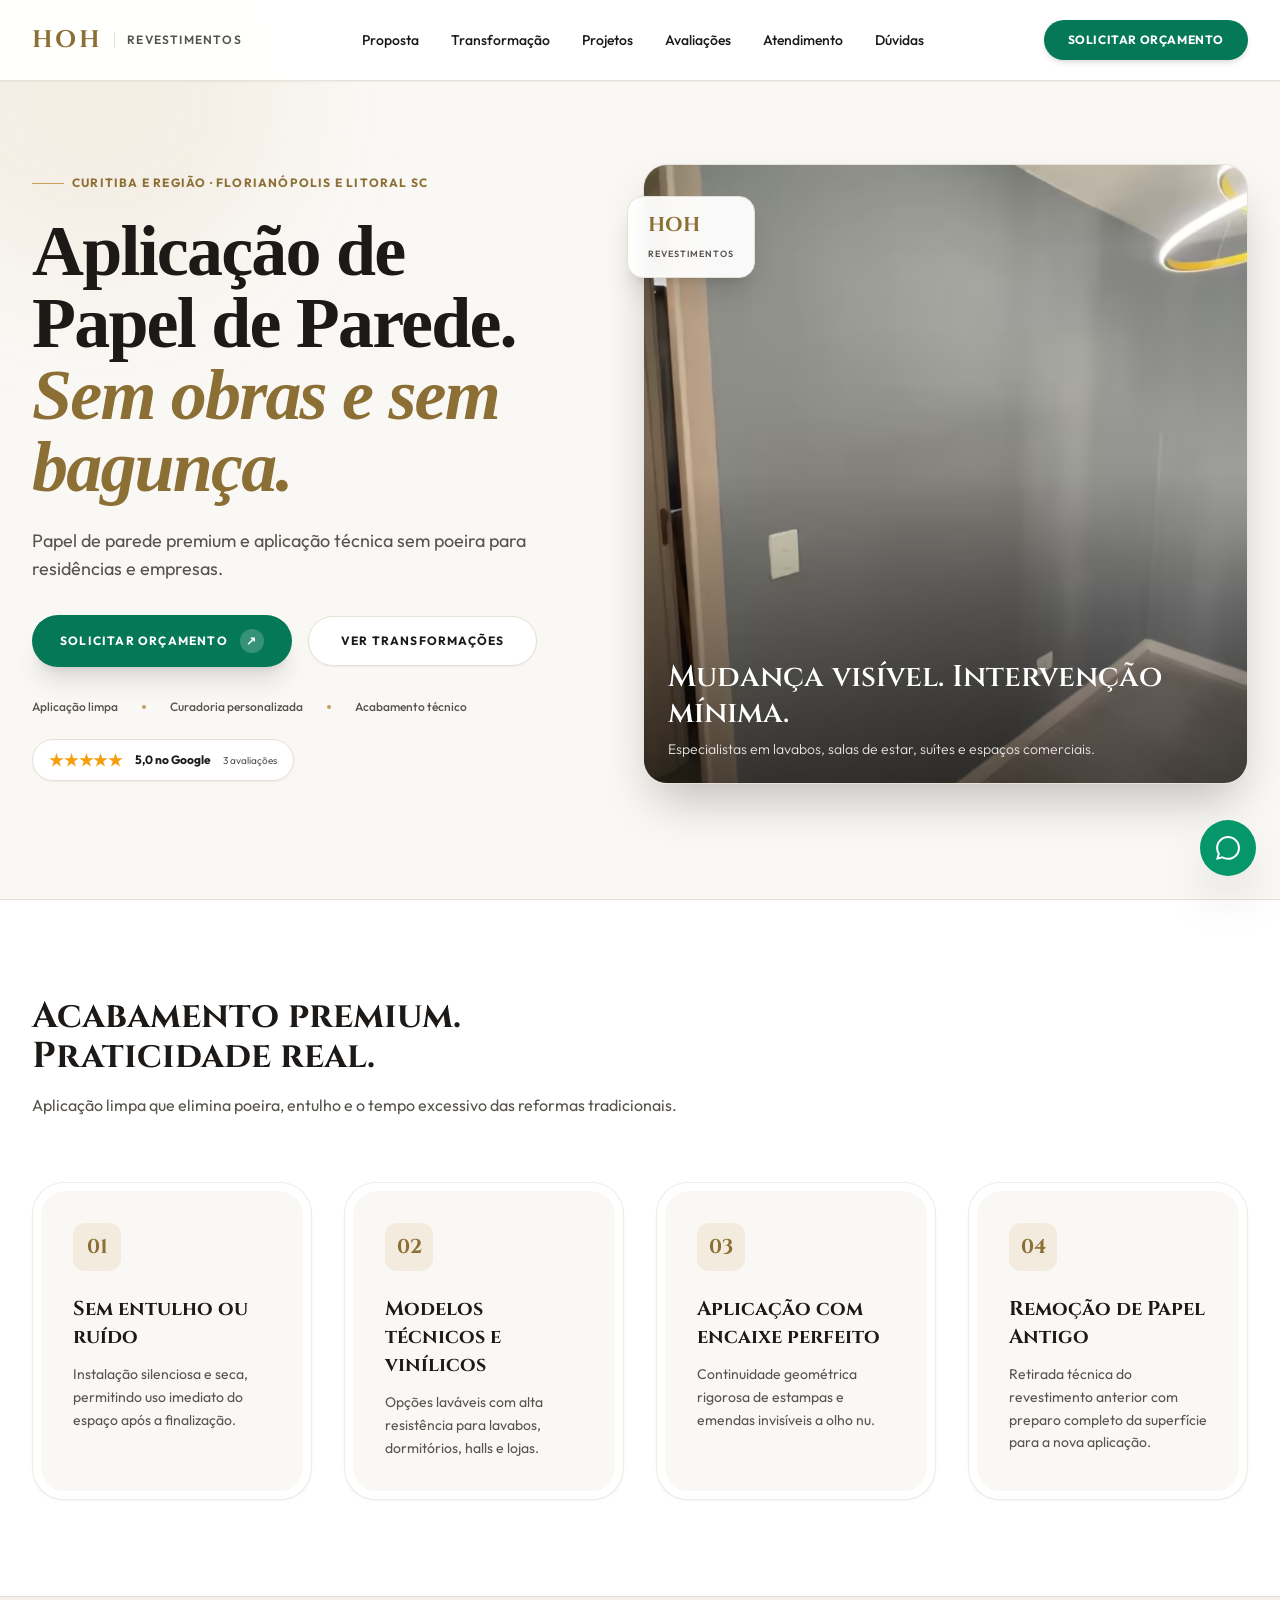
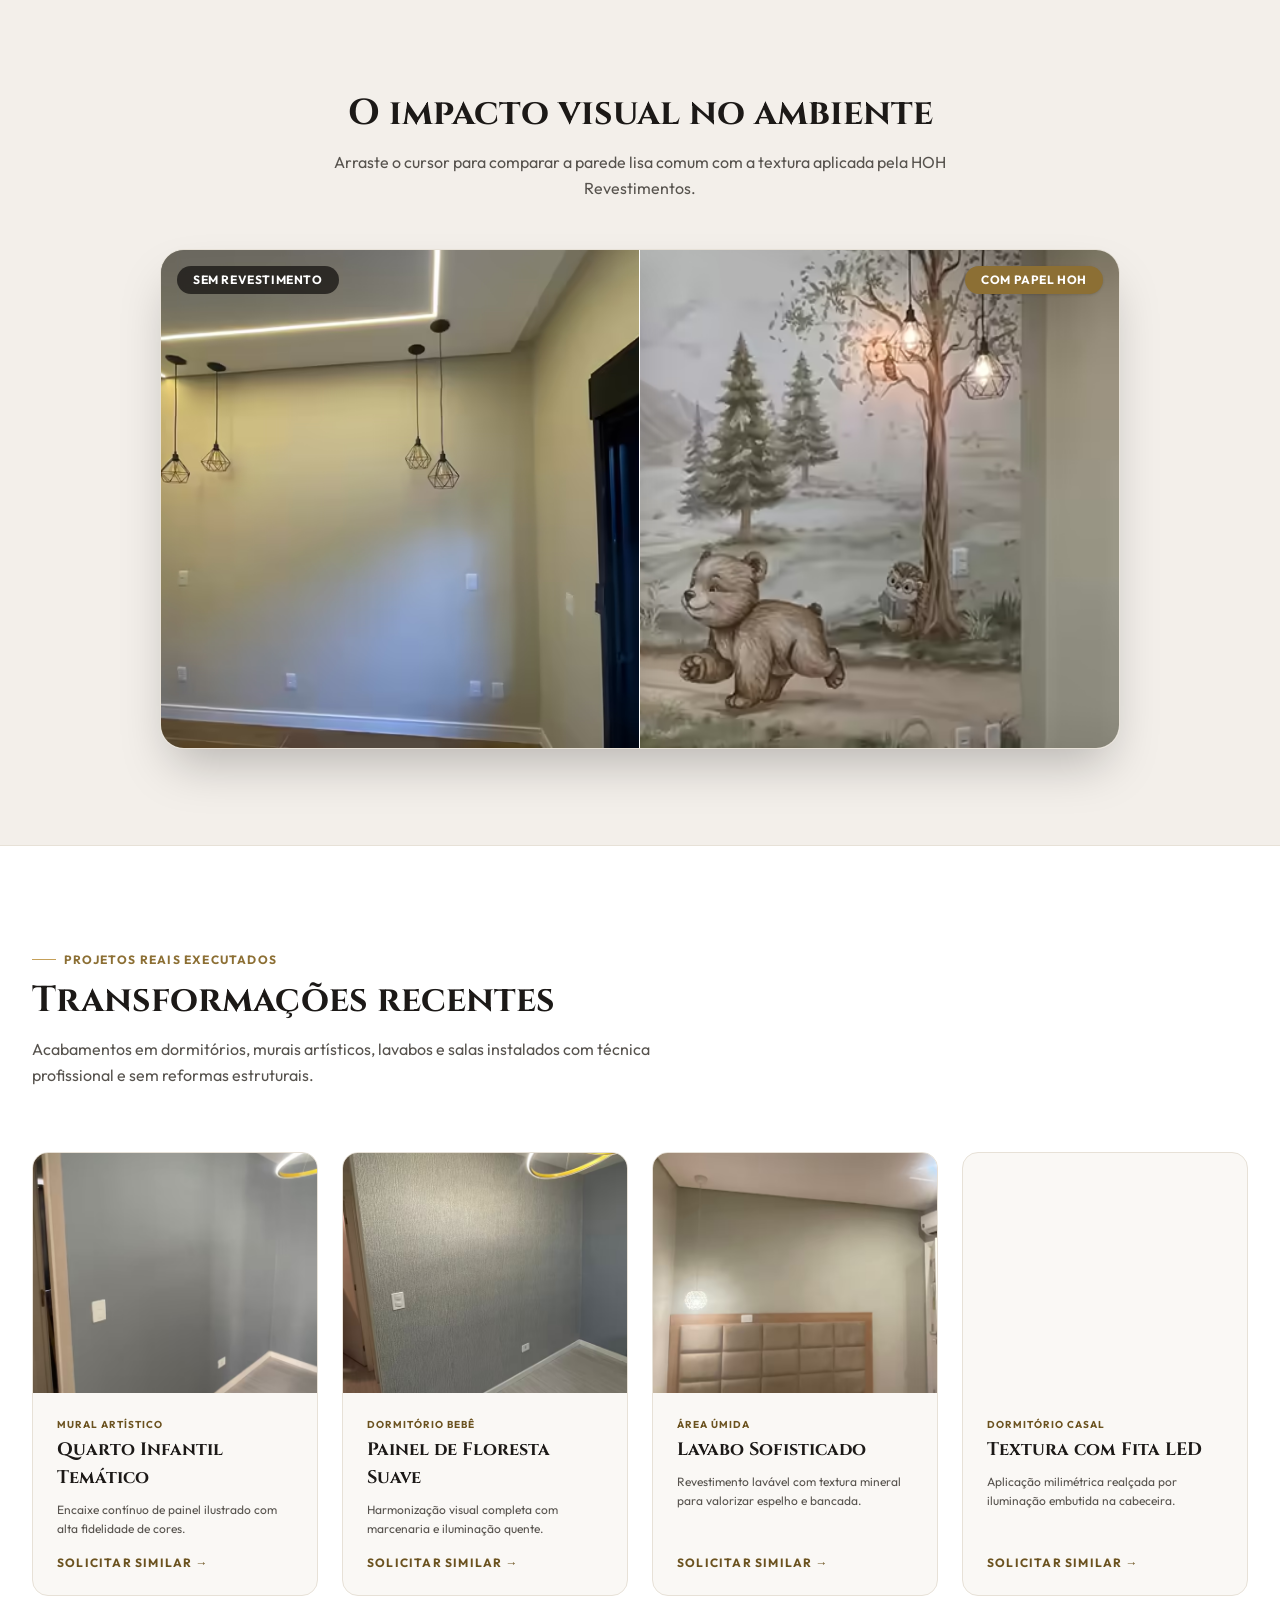
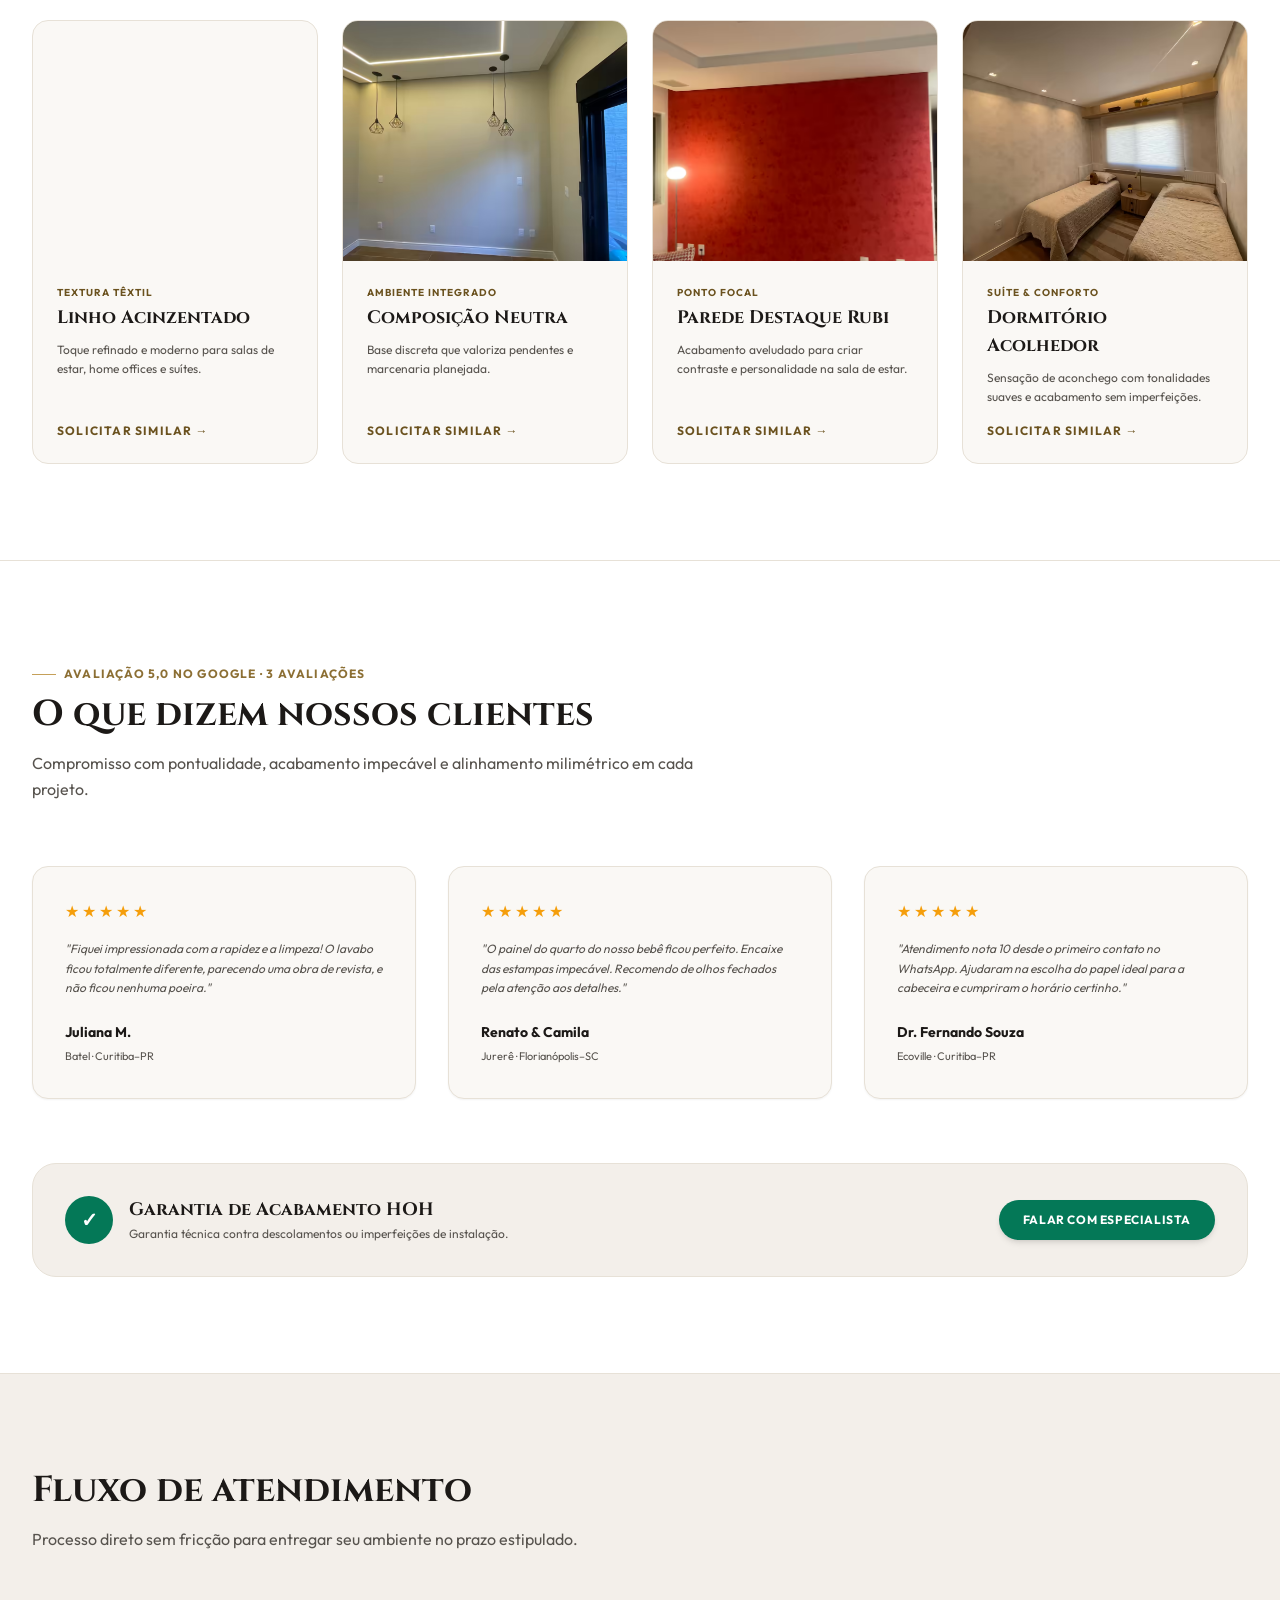
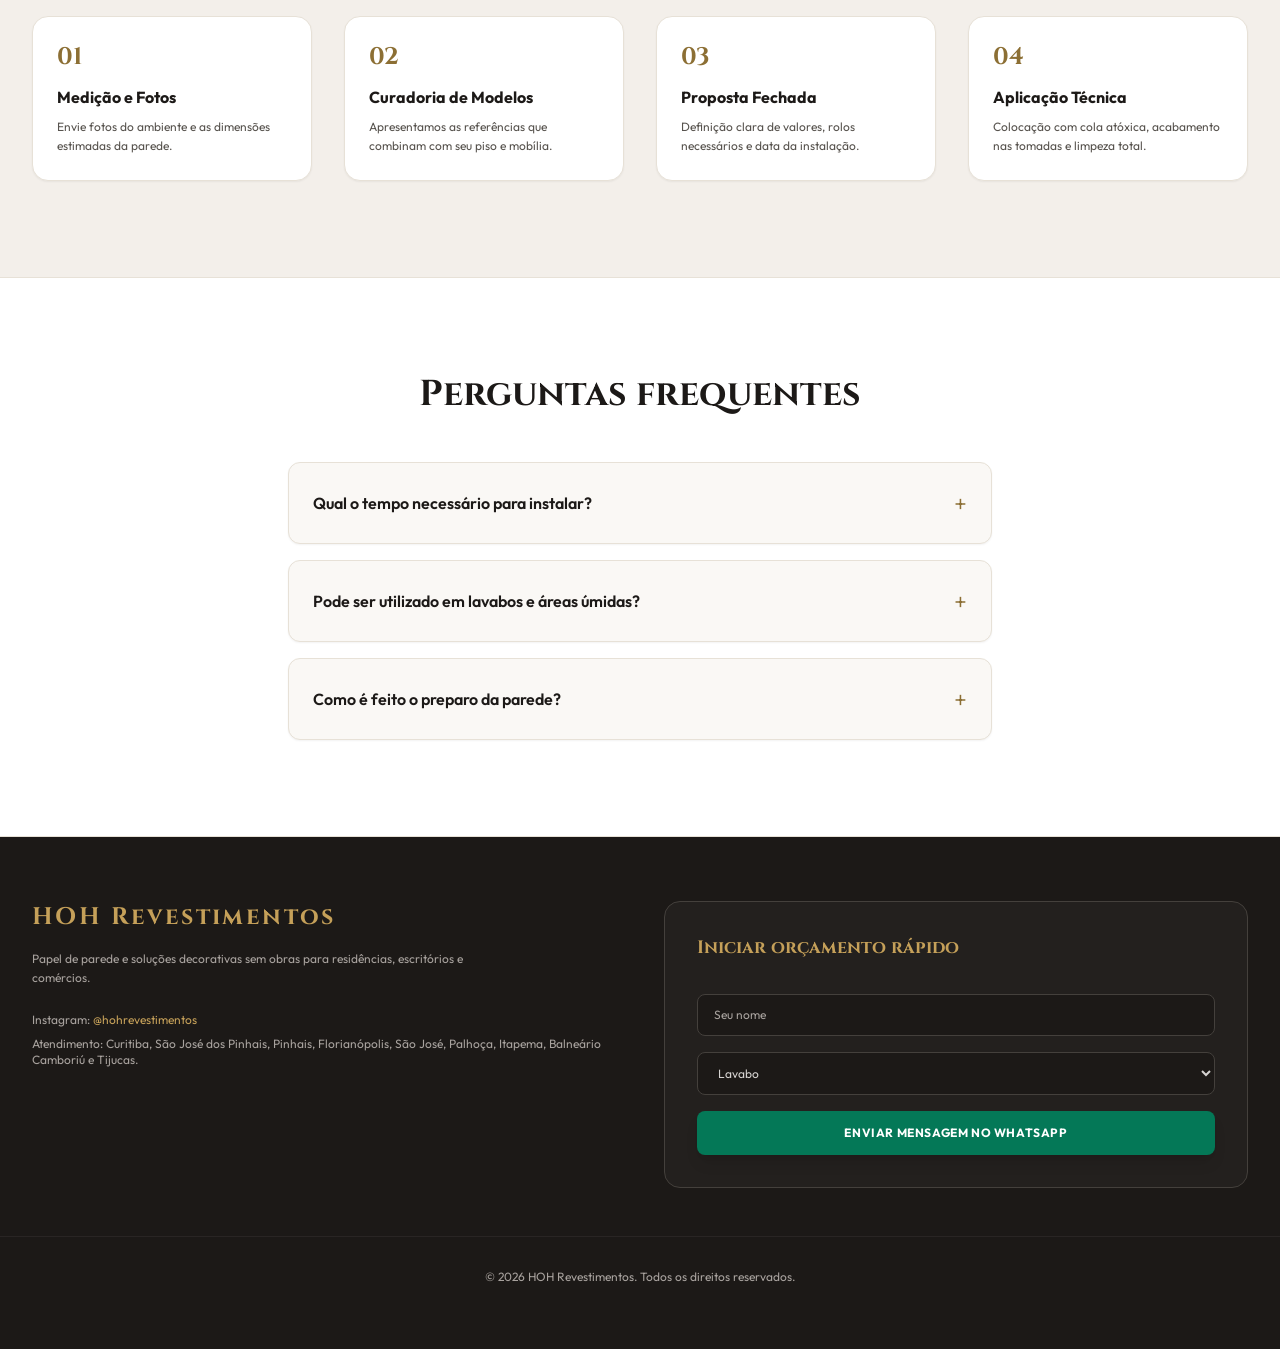
<file: index.html>
<!DOCTYPE html>
<html lang="pt-BR" class="scroll-smooth">
<head>
  <script>
    window.dataLayer = window.dataLayer || [];
    function gtag(){dataLayer.push(arguments);}
    gtag('js', new Date());

    !function(f,b,e,v,n,t,s)
    {if(f.fbq)return;n=f.fbq=function(){n.callMethod?
    n.callMethod.apply(n,arguments):n.queue.push(arguments)};
    if(!f._fbq)f._fbq=n;n.push=n;n.loaded=!0;n.version='2.0';
    n.queue=[];}(window, document);
    fbq('init', '28644999595117812');

    function loadTrackingScripts() {
      if (window.trackingScriptsLoaded) return;
      window.trackingScriptsLoaded = true;

      const gtagScript = document.createElement('script');
      gtagScript.src = 'https://www.googletagmanager.com/gtag/js?id=G-N26ZE3RGWF';
      gtagScript.async = true;
      document.head.appendChild(gtagScript);
      gtag('config', 'G-N26ZE3RGWF');

      const fbScript = document.createElement('script');
      fbScript.src = 'https://connect.facebook.net/en_US/fbevents.js';
      fbScript.async = true;
      document.head.appendChild(fbScript);
      fbq('track', 'PageView');
    }

    ['pointerdown', 'keydown', 'scroll'].forEach(event => {
      window.addEventListener(event, loadTrackingScripts, { once: true, passive: true, capture: true });
    });
  </script>
  <link rel="dns-prefetch" href="https://www.googletagmanager.com">
  <link rel="dns-prefetch" href="https://connect.facebook.net">
  <meta charset="UTF-8">
  <meta name="viewport" content="width=device-width, initial-scale=1.0">
  <title>Venda e Aplicação de Papel de Parede | Curitiba, Florianópolis e Litoral SC</title>
  <link rel="icon" href="assets/images/favicon.svg" type="image/svg+xml">
  <meta name="description" content="Venda, aplicação e remoção de papel de parede em Curitiba, Florianópolis, Balneário Camboriú e Itapema. Atendimento 24h sem obras e sem bagunça!">
  <link rel="canonical" href="https://www.hohrevestimentos.com.br/">

  <meta property="og:type" content="website">
  <meta property="og:title" content="Venda e Aplicação de Papel de Parede | Curitiba, Florianópolis e Litoral SC">
  <meta property="og:description" content="Loja e empresa de instalação de papel de parede vinílico em Curitiba, Florianópolis, Balneário Camboriú e Itapema. Avaliação 5.0 no Google.">
  <meta property="og:url" content="https://www.hohrevestimentos.com.br/">
  <meta property="og:image" content="https://www.hohrevestimentos.com.br/assets/images/projects/mural-infantil.avif">

  <link rel="preload" href="assets/fonts/outfit-latin.woff2" as="font" type="font/woff2" crossorigin>
  <link rel="preload" href="assets/fonts/cinzel-latin.woff2" as="font" type="font/woff2" crossorigin>
  <style>
@font-face{font-family:Cinzel;font-style:normal;font-weight:500 700;font-display:optional;src:url(assets/fonts/cinzel-latin.woff2) format("woff2");unicode-range:u+00??,u+0131,u+0152-0153,u+02bb-02bc,u+02c6,u+02da,u+02dc,u+0304,u+0308,u+0329,u+2000-206f,u+20ac,u+2122,u+2191,u+2193,u+2212,u+2215,u+feff,u+fffd}@font-face{font-family:Outfit;font-style:normal;font-weight:300 700;font-display:swap;src:url(assets/fonts/outfit-latin.woff2) format("woff2");unicode-range:u+00??,u+0131,u+0152-0153,u+02bb-02bc,u+02c6,u+02da,u+02dc,u+0304,u+0308,u+0329,u+2000-206f,u+20ac,u+2122,u+2191,u+2193,u+2212,u+2215,u+feff,u+fffd}*,:after,:before{--tw-border-spacing-x:0;--tw-border-spacing-y:0;--tw-translate-x:0;--tw-translate-y:0;--tw-rotate:0;--tw-skew-x:0;--tw-skew-y:0;--tw-scale-x:1;--tw-scale-y:1;--tw-pan-x: ;--tw-pan-y: ;--tw-pinch-zoom: ;--tw-scroll-snap-strictness:proximity;--tw-gradient-from-position: ;--tw-gradient-via-position: ;--tw-gradient-to-position: ;--tw-ordinal: ;--tw-slashed-zero: ;--tw-numeric-figure: ;--tw-numeric-spacing: ;--tw-numeric-fraction: ;--tw-ring-inset: ;--tw-ring-offset-width:0px;--tw-ring-offset-color:#fff;--tw-ring-color:rgba(59,130,246,.5);--tw-ring-offset-shadow:0 0 #0000;--tw-ring-shadow:0 0 #0000;--tw-shadow:0 0 #0000;--tw-shadow-colored:0 0 #0000;--tw-blur: ;--tw-brightness: ;--tw-contrast: ;--tw-grayscale: ;--tw-hue-rotate: ;--tw-invert: ;--tw-saturate: ;--tw-sepia: ;--tw-drop-shadow: ;--tw-backdrop-blur: ;--tw-backdrop-brightness: ;--tw-backdrop-contrast: ;--tw-backdrop-grayscale: ;--tw-backdrop-hue-rotate: ;--tw-backdrop-invert: ;--tw-backdrop-opacity: ;--tw-backdrop-saturate: ;--tw-backdrop-sepia: ;--tw-contain-size: ;--tw-contain-layout: ;--tw-contain-paint: ;--tw-contain-style: }::backdrop{--tw-border-spacing-x:0;--tw-border-spacing-y:0;--tw-translate-x:0;--tw-translate-y:0;--tw-rotate:0;--tw-skew-x:0;--tw-skew-y:0;--tw-scale-x:1;--tw-scale-y:1;--tw-pan-x: ;--tw-pan-y: ;--tw-pinch-zoom: ;--tw-scroll-snap-strictness:proximity;--tw-gradient-from-position: ;--tw-gradient-via-position: ;--tw-gradient-to-position: ;--tw-ordinal: ;--tw-slashed-zero: ;--tw-numeric-figure: ;--tw-numeric-spacing: ;--tw-numeric-fraction: ;--tw-ring-inset: ;--tw-ring-offset-width:0px;--tw-ring-offset-color:#fff;--tw-ring-color:rgba(59,130,246,.5);--tw-ring-offset-shadow:0 0 #0000;--tw-ring-shadow:0 0 #0000;--tw-shadow:0 0 #0000;--tw-shadow-colored:0 0 #0000;--tw-blur: ;--tw-brightness: ;--tw-contrast: ;--tw-grayscale: ;--tw-hue-rotate: ;--tw-invert: ;--tw-saturate: ;--tw-sepia: ;--tw-drop-shadow: ;--tw-backdrop-blur: ;--tw-backdrop-brightness: ;--tw-backdrop-contrast: ;--tw-backdrop-grayscale: ;--tw-backdrop-hue-rotate: ;--tw-backdrop-invert: ;--tw-backdrop-opacity: ;--tw-backdrop-saturate: ;--tw-backdrop-sepia: ;--tw-contain-size: ;--tw-contain-layout: ;--tw-contain-paint: ;--tw-contain-style: }
/*! tailwindcss v3.4.17 | MIT License | https://tailwindcss.com*/*,:after,:before{box-sizing:border-box;border:0 solid #e5e7eb}:after,:before{--tw-content:""}:host,html{line-height:1.5;-webkit-text-size-adjust:100%;-moz-tab-size:4;-o-tab-size:4;tab-size:4;font-family:Outfit,sans-serif;font-feature-settings:normal;font-variation-settings:normal;-webkit-tap-highlight-color:transparent}body{margin:0;line-height:inherit}hr{height:0;color:inherit;border-top-width:1px}abbr:where([title]){-webkit-text-decoration:underline dotted;text-decoration:underline dotted}h1,h2,h3,h4,h5,h6{font-size:inherit;font-weight:inherit}a{color:inherit;text-decoration:inherit}b,strong{font-weight:bolder}code,kbd,pre,samp{font-family:ui-monospace,SFMono-Regular,Menlo,Monaco,Consolas,Liberation Mono,Courier New,monospace;font-feature-settings:normal;font-variation-settings:normal;font-size:1em}small{font-size:80%}sub,sup{font-size:75%;line-height:0;position:relative;vertical-align:baseline}sub{bottom:-.25em}sup{top:-.5em}table{text-indent:0;border-color:inherit;border-collapse:collapse}button,input,optgroup,select,textarea{font-family:inherit;font-feature-settings:inherit;font-variation-settings:inherit;font-size:100%;font-weight:inherit;line-height:inherit;letter-spacing:inherit;color:inherit;margin:0;padding:0}button,select{text-transform:none}button,input:where([type=button]),input:where([type=reset]),input:where([type=submit]){-webkit-appearance:button;background-color:transparent;background-image:none}:-moz-focusring{outline:auto}:-moz-ui-invalid{box-shadow:none}progress{vertical-align:baseline}::-webkit-inner-spin-button,::-webkit-outer-spin-button{height:auto}[type=search]{-webkit-appearance:textfield;outline-offset:-2px}::-webkit-search-decoration{-webkit-appearance:none}::-webkit-file-upload-button{-webkit-appearance:button;font:inherit}summary{display:list-item}blockquote,dd,dl,figure,h1,h2,h3,h4,h5,h6,hr,p,pre{margin:0}fieldset{margin:0}fieldset,legend{padding:0}menu,ol,ul{list-style:none;margin:0;padding:0}dialog{padding:0}textarea{resize:vertical}input::-moz-placeholder,textarea::-moz-placeholder{opacity:1;color:#9ca3af}input::placeholder,textarea::placeholder{opacity:1;color:#9ca3af}[role=button],button{cursor:pointer}:disabled{cursor:default}audio,canvas,embed,iframe,img,object,svg,video{display:block;vertical-align:middle}img,video{max-width:100%;height:auto}[hidden]:where(:not([hidden=until-found])){display:none}.sr-only{position:absolute;width:1px;height:1px;padding:0;margin:-1px;overflow:hidden;clip:rect(0,0,0,0);white-space:nowrap;border-width:0}.fixed{position:fixed}.absolute{position:absolute}.relative{position:relative}.inset-0{inset:0}.inset-x-0{left:0;right:0}.-left-24{left:-6rem}.-left-4{left:-1rem}.-top-24{top:-6rem}.bottom-6{bottom:1.5rem}.left-4{left:1rem}.left-6{left:1.5rem}.right-4{right:1rem}.right-6{right:1.5rem}.top-0{top:0}.top-4{top:1rem}.top-8{top:2rem}.z-10{z-index:10}.z-50{z-index:50}.mx-auto{margin-left:auto;margin-right:auto}.mb-1{margin-bottom:.25rem}.mb-12{margin-bottom:3rem}.mb-16{margin-bottom:4rem}.mb-2{margin-bottom:.5rem}.mb-3{margin-bottom:.75rem}.mb-4{margin-bottom:1rem}.mb-6{margin-bottom:1.5rem}.mb-8{margin-bottom:2rem}.mt-2{margin-top:.5rem}.mt-4{margin-top:1rem}.block{display:block}.flex{display:flex}.inline-flex{display:inline-flex}.table{display:table}.grid{display:grid}.hidden{display:none}.h-1{height:.25rem}.h-12{height:3rem}.h-20{height:5rem}.h-6{height:1.5rem}.h-60{height:15rem}.h-96{height:24rem}.h-\[360px\]{height:360px}.h-\[440px\]{height:440px}.h-full{height:100%}.h-px{height:1px}.min-h-screen{min-height:100vh}.w-1{width:.25rem}.w-1\/2{width:50%}.w-12{width:3rem}.w-6{width:1.5rem}.w-8{width:2rem}.w-96{width:24rem}.w-full{width:100%}.max-w-2xl{max-width:42rem}.max-w-3xl{max-width:48rem}.max-w-5xl{max-width:64rem}.max-w-7xl{max-width:80rem}.max-w-full{max-width:100%}.max-w-md{max-width:28rem}.max-w-none{max-width:none}.max-w-xl{max-width:36rem}.flex-1{flex:1 1 0%}.flex-shrink-0{flex-shrink:0}.-translate-y-0{--tw-translate-y:-0px}.-translate-y-0,.translate-x-0{transform:translate(var(--tw-translate-x),var(--tw-translate-y)) rotate(var(--tw-rotate)) skewX(var(--tw-skew-x)) skewY(var(--tw-skew-y)) scaleX(var(--tw-scale-x)) scaleY(var(--tw-scale-y))}.translate-x-0{--tw-translate-x:0px}.transform{transform:translate(var(--tw-translate-x),var(--tw-translate-y)) rotate(var(--tw-rotate)) skewX(var(--tw-skew-x)) skewY(var(--tw-skew-y)) scaleX(var(--tw-scale-x)) scaleY(var(--tw-scale-y))}.cursor-ew-resize{cursor:ew-resize}.cursor-pointer{cursor:pointer}.select-none{-webkit-user-select:none;-moz-user-select:none;user-select:none}.grid-flow-dense{grid-auto-flow:dense}.flex-col{flex-direction:column}.flex-wrap{flex-wrap:wrap}.items-center{align-items:center}.justify-center{justify-content:center}.justify-between{justify-content:space-between}.gap-1{gap:.25rem}.gap-12{gap:3rem}.gap-2{gap:.5rem}.gap-3{gap:.75rem}.gap-4{gap:1rem}.gap-6{gap:1.5rem}.gap-8{gap:2rem}.gap-x-6{-moz-column-gap:1.5rem;column-gap:1.5rem}.gap-y-3{row-gap:.75rem}.space-y-2>:not([hidden])~:not([hidden]){--tw-space-y-reverse:0;margin-top:calc(.5rem*(1 - var(--tw-space-y-reverse)));margin-bottom:calc(.5rem*var(--tw-space-y-reverse))}.space-y-4>:not([hidden])~:not([hidden]){--tw-space-y-reverse:0;margin-top:calc(1rem*(1 - var(--tw-space-y-reverse)));margin-bottom:calc(1rem*var(--tw-space-y-reverse))}.self-center{align-self:center}.overflow-hidden{overflow:hidden}.overflow-x-hidden{overflow-x:hidden}.scroll-smooth{scroll-behavior:smooth}.rounded-2xl{border-radius:1rem}.rounded-3xl{border-radius:1.5rem}.rounded-\[2rem\]{border-radius:2rem}.rounded-\[calc\(2rem-0\.5rem\)\]{border-radius:1.5rem}.rounded-full{border-radius:9999px}.rounded-lg{border-radius:.5rem}.rounded-xl{border-radius:.75rem}.border{border-width:1px}.border-b{border-bottom-width:1px}.border-l{border-left-width:1px}.border-r{border-right-width:1px}.border-t{border-top-width:1px}.border-brand-border{--tw-border-opacity:1;border-color:rgb(231 225 215/var(--tw-border-opacity,1))}.border-brand-border\/60{border-color:hsla(38,25%,87%,.6)}.border-stone-700{--tw-border-opacity:1;border-color:rgb(68 64 60/var(--tw-border-opacity,1))}.border-stone-800{--tw-border-opacity:1;border-color:rgb(41 37 36/var(--tw-border-opacity,1))}.border-white{--tw-border-opacity:1;border-color:rgb(255 255 255/var(--tw-border-opacity,1))}.bg-brand-bg{--tw-bg-opacity:1;background-color:rgb(250 248 245/var(--tw-bg-opacity,1))}.bg-brand-gold{--tw-bg-opacity:1;background-color:rgb(197 160 89/var(--tw-bg-opacity,1))}.bg-brand-gold\/10{background-color:rgba(197,160,89,.1)}.bg-brand-gold\/15{background-color:rgba(197,160,89,.15)}.bg-brand-goldDark{--tw-bg-opacity:1;background-color:rgb(140 111 52/var(--tw-bg-opacity,1))}.bg-brand-surface{--tw-bg-opacity:1;background-color:rgb(255 255 255/var(--tw-bg-opacity,1))}.bg-brand-surfaceAlt{--tw-bg-opacity:1;background-color:rgb(243 239 234/var(--tw-bg-opacity,1))}.bg-emerald-600{--tw-bg-opacity:1;background-color:rgb(5 150 105/var(--tw-bg-opacity,1))}.bg-emerald-700{--tw-bg-opacity:1;background-color:rgb(4 120 87/var(--tw-bg-opacity,1))}.bg-stone-800{--tw-bg-opacity:1;background-color:rgb(41 37 36/var(--tw-bg-opacity,1))}.bg-stone-800\/60{background-color:rgba(41,37,36,.6)}.bg-stone-900{--tw-bg-opacity:1;background-color:rgb(28 25 23/var(--tw-bg-opacity,1))}.bg-stone-900\/80{background-color:rgba(28,25,23,.8)}.bg-white{--tw-bg-opacity:1;background-color:rgb(255 255 255/var(--tw-bg-opacity,1))}.bg-white\/20{background-color:hsla(0,0%,100%,.2)}.bg-white\/95{background-color:hsla(0,0%,100%,.95)}.bg-gradient-to-t{background-image:linear-gradient(to top,var(--tw-gradient-stops))}.from-stone-950{--tw-gradient-from:#0c0a09 var(--tw-gradient-from-position);--tw-gradient-to:rgba(12,10,9,0) var(--tw-gradient-to-position);--tw-gradient-stops:var(--tw-gradient-from),var(--tw-gradient-to)}.from-stone-950\/60{--tw-gradient-from:rgba(12,10,9,.6) var(--tw-gradient-from-position);--tw-gradient-to:rgba(12,10,9,0) var(--tw-gradient-to-position);--tw-gradient-stops:var(--tw-gradient-from),var(--tw-gradient-to)}.via-transparent{--tw-gradient-to:transparent var(--tw-gradient-to-position);--tw-gradient-stops:var(--tw-gradient-from),transparent var(--tw-gradient-via-position),var(--tw-gradient-to)}.to-transparent{--tw-gradient-to:transparent var(--tw-gradient-to-position)}.object-cover{-o-object-fit:cover;object-fit:cover}.p-2{padding:.5rem}.p-4{padding:1rem}.p-6{padding:1.5rem}.p-8{padding:2rem}.px-4{padding-left:1rem;padding-right:1rem}.px-5{padding-left:1.25rem;padding-right:1.25rem}.px-6{padding-left:1.5rem;padding-right:1.5rem}.px-7{padding-left:1.75rem;padding-right:1.75rem}.px-8{padding-left:2rem;padding-right:2rem}.py-1{padding-top:.25rem;padding-bottom:.25rem}.py-1\.5{padding-top:.375rem;padding-bottom:.375rem}.py-16{padding-top:4rem;padding-bottom:4rem}.py-2{padding-top:.5rem;padding-bottom:.5rem}.py-24{padding-top:6rem;padding-bottom:6rem}.py-3{padding-top:.75rem;padding-bottom:.75rem}.py-3\.5{padding-top:.875rem;padding-bottom:.875rem}.py-4{padding-top:1rem;padding-bottom:1rem}.py-6{padding-top:1.5rem;padding-bottom:1.5rem}.pb-12{padding-bottom:3rem}.pb-16{padding-bottom:4rem}.pl-3{padding-left:.75rem}.pt-28{padding-top:7rem}.pt-8{padding-top:2rem}.text-center{text-align:center}.font-display{font-family:Cinzel,serif}.font-sans{font-family:Outfit,sans-serif}.text-2xl{font-size:1.5rem;line-height:2rem}.text-3xl{font-size:1.875rem;line-height:2.25rem}.text-4xl{font-size:2.25rem;line-height:2.5rem}.text-\[10px\]{font-size:10px}.text-\[11px\]{font-size:11px}.text-\[9px\]{font-size:9px}.text-base{font-size:1rem;line-height:1.5rem}.text-lg{font-size:1.125rem;line-height:1.75rem}.text-sm{font-size:.875rem;line-height:1.25rem}.text-xl{font-size:1.25rem;line-height:1.75rem}.text-xs{font-size:.75rem;line-height:1rem}.font-bold{font-weight:700}.font-light{font-weight:300}.font-medium{font-weight:500}.font-normal{font-weight:400}.font-semibold{font-weight:600}.uppercase{text-transform:uppercase}.italic{font-style:italic}.leading-\[1\.05\]{line-height:1.05}.leading-relaxed{line-height:1.625}.tracking-tight{letter-spacing:-.025em}.tracking-wider{letter-spacing:.05em}.tracking-widest{letter-spacing:.1em}.text-\[\#6B521F\]{--tw-text-opacity:1;color:rgb(107 82 31/var(--tw-text-opacity,1))}.text-amber-500{--tw-text-opacity:1;color:rgb(245 158 11/var(--tw-text-opacity,1))}.text-brand-gold{--tw-text-opacity:1;color:rgb(197 160 89/var(--tw-text-opacity,1))}.text-brand-goldDark{--tw-text-opacity:1;color:rgb(140 111 52/var(--tw-text-opacity,1))}.text-brand-muted{--tw-text-opacity:1;color:rgb(87 83 78/var(--tw-text-opacity,1))}.text-brand-text{--tw-text-opacity:1;color:rgb(28 25 23/var(--tw-text-opacity,1))}.text-stone-200{--tw-text-opacity:1;color:rgb(231 229 228/var(--tw-text-opacity,1))}.text-stone-300{--tw-text-opacity:1;color:rgb(214 211 209/var(--tw-text-opacity,1))}.text-stone-400{--tw-text-opacity:1;color:rgb(168 162 158/var(--tw-text-opacity,1))}.text-stone-500{--tw-text-opacity:1;color:rgb(120 113 108/var(--tw-text-opacity,1))}.text-white{--tw-text-opacity:1;color:rgb(255 255 255/var(--tw-text-opacity,1))}.antialiased{-webkit-font-smoothing:antialiased;-moz-osx-font-smoothing:grayscale}.placeholder-stone-400::-moz-placeholder{--tw-placeholder-opacity:1;color:rgb(168 162 158/var(--tw-placeholder-opacity,1))}.placeholder-stone-400::placeholder{--tw-placeholder-opacity:1;color:rgb(168 162 158/var(--tw-placeholder-opacity,1))}.opacity-0{opacity:0}.shadow{--tw-shadow:0 1px 3px 0 rgba(0,0,0,.1),0 1px 2px -1px rgba(0,0,0,.1);--tw-shadow-colored:0 1px 3px 0 var(--tw-shadow-color),0 1px 2px -1px var(--tw-shadow-color)}.shadow,.shadow-2xl{box-shadow:var(--tw-ring-offset-shadow,0 0 #0000),var(--tw-ring-shadow,0 0 #0000),var(--tw-shadow)}.shadow-2xl{--tw-shadow:0 25px 50px -12px rgba(0,0,0,.25);--tw-shadow-colored:0 25px 50px -12px var(--tw-shadow-color)}.shadow-lg{--tw-shadow:0 10px 15px -3px rgba(0,0,0,.1),0 4px 6px -4px rgba(0,0,0,.1);--tw-shadow-colored:0 10px 15px -3px var(--tw-shadow-color),0 4px 6px -4px var(--tw-shadow-color)}.shadow-lg,.shadow-md{box-shadow:var(--tw-ring-offset-shadow,0 0 #0000),var(--tw-ring-shadow,0 0 #0000),var(--tw-shadow)}.shadow-md{--tw-shadow:0 4px 6px -1px rgba(0,0,0,.1),0 2px 4px -2px rgba(0,0,0,.1);--tw-shadow-colored:0 4px 6px -1px var(--tw-shadow-color),0 2px 4px -2px var(--tw-shadow-color)}.shadow-sm{--tw-shadow:0 1px 2px 0 rgba(0,0,0,.05);--tw-shadow-colored:0 1px 2px 0 var(--tw-shadow-color)}.shadow-sm,.shadow-xl{box-shadow:var(--tw-ring-offset-shadow,0 0 #0000),var(--tw-ring-shadow,0 0 #0000),var(--tw-shadow)}.shadow-xl{--tw-shadow:0 20px 25px -5px rgba(0,0,0,.1),0 8px 10px -6px rgba(0,0,0,.1);--tw-shadow-colored:0 20px 25px -5px var(--tw-shadow-color),0 8px 10px -6px var(--tw-shadow-color)}.blur-3xl{--tw-blur:blur(64px);filter:var(--tw-blur) var(--tw-brightness) var(--tw-contrast) var(--tw-grayscale) var(--tw-hue-rotate) var(--tw-invert) var(--tw-saturate) var(--tw-sepia) var(--tw-drop-shadow)}.backdrop-blur{--tw-backdrop-blur:blur(8px)}.backdrop-blur,.backdrop-blur-md{-webkit-backdrop-filter:var(--tw-backdrop-blur) var(--tw-backdrop-brightness) var(--tw-backdrop-contrast) var(--tw-backdrop-grayscale) var(--tw-backdrop-hue-rotate) var(--tw-backdrop-invert) var(--tw-backdrop-opacity) var(--tw-backdrop-saturate) var(--tw-backdrop-sepia);backdrop-filter:var(--tw-backdrop-blur) var(--tw-backdrop-brightness) var(--tw-backdrop-contrast) var(--tw-backdrop-grayscale) var(--tw-backdrop-hue-rotate) var(--tw-backdrop-invert) var(--tw-backdrop-opacity) var(--tw-backdrop-saturate) var(--tw-backdrop-sepia)}.backdrop-blur-md{--tw-backdrop-blur:blur(12px)}.backdrop-blur-sm{--tw-backdrop-blur:blur(4px);-webkit-backdrop-filter:var(--tw-backdrop-blur) var(--tw-backdrop-brightness) var(--tw-backdrop-contrast) var(--tw-backdrop-grayscale) var(--tw-backdrop-hue-rotate) var(--tw-backdrop-invert) var(--tw-backdrop-opacity) var(--tw-backdrop-saturate) var(--tw-backdrop-sepia);backdrop-filter:var(--tw-backdrop-blur) var(--tw-backdrop-brightness) var(--tw-backdrop-contrast) var(--tw-backdrop-grayscale) var(--tw-backdrop-hue-rotate) var(--tw-backdrop-invert) var(--tw-backdrop-opacity) var(--tw-backdrop-saturate) var(--tw-backdrop-sepia)}.transition{transition-property:color,background-color,border-color,text-decoration-color,fill,stroke,opacity,box-shadow,transform,filter,-webkit-backdrop-filter;transition-property:color,background-color,border-color,text-decoration-color,fill,stroke,opacity,box-shadow,transform,filter,backdrop-filter;transition-property:color,background-color,border-color,text-decoration-color,fill,stroke,opacity,box-shadow,transform,filter,backdrop-filter,-webkit-backdrop-filter;transition-timing-function:cubic-bezier(.4,0,.2,1);transition-duration:.15s}.transition-all{transition-property:all;transition-timing-function:cubic-bezier(.4,0,.2,1);transition-duration:.15s}.transition-colors{transition-property:color,background-color,border-color,text-decoration-color,fill,stroke;transition-timing-function:cubic-bezier(.4,0,.2,1);transition-duration:.15s}.transition-transform{transition-property:transform;transition-timing-function:cubic-bezier(.4,0,.2,1);transition-duration:.15s}.duration-300{transition-duration:.3s}.duration-500{transition-duration:.5s}.selection\:bg-brand-gold ::-moz-selection{--tw-bg-opacity:1;background-color:rgb(197 160 89/var(--tw-bg-opacity,1))}.selection\:bg-brand-gold ::selection{--tw-bg-opacity:1;background-color:rgb(197 160 89/var(--tw-bg-opacity,1))}.selection\:text-white ::-moz-selection{--tw-text-opacity:1;color:rgb(255 255 255/var(--tw-text-opacity,1))}.selection\:text-white ::selection{--tw-text-opacity:1;color:rgb(255 255 255/var(--tw-text-opacity,1))}.selection\:bg-brand-gold::-moz-selection{--tw-bg-opacity:1;background-color:rgb(197 160 89/var(--tw-bg-opacity,1))}.selection\:bg-brand-gold::selection{--tw-bg-opacity:1;background-color:rgb(197 160 89/var(--tw-bg-opacity,1))}.selection\:text-white::-moz-selection{--tw-text-opacity:1;color:rgb(255 255 255/var(--tw-text-opacity,1))}.selection\:text-white::selection{--tw-text-opacity:1;color:rgb(255 255 255/var(--tw-text-opacity,1))}.hover\:-translate-y-0\.5:hover{--tw-translate-y:-0.125rem}.hover\:-translate-y-0\.5:hover,.hover\:-translate-y-1:hover{transform:translate(var(--tw-translate-x),var(--tw-translate-y)) rotate(var(--tw-rotate)) skewX(var(--tw-skew-x)) skewY(var(--tw-skew-y)) scaleX(var(--tw-scale-x)) scaleY(var(--tw-scale-y))}.hover\:-translate-y-1:hover{--tw-translate-y:-0.25rem}.hover\:scale-105:hover{--tw-scale-x:1.05;--tw-scale-y:1.05;transform:translate(var(--tw-translate-x),var(--tw-translate-y)) rotate(var(--tw-rotate)) skewX(var(--tw-skew-x)) skewY(var(--tw-skew-y)) scaleX(var(--tw-scale-x)) scaleY(var(--tw-scale-y))}.hover\:border-brand-gold:hover{--tw-border-opacity:1;border-color:rgb(197 160 89/var(--tw-border-opacity,1))}.hover\:bg-brand-surfaceAlt:hover{--tw-bg-opacity:1;background-color:rgb(243 239 234/var(--tw-bg-opacity,1))}.hover\:bg-emerald-500:hover{--tw-bg-opacity:1;background-color:rgb(16 185 129/var(--tw-bg-opacity,1))}.hover\:bg-emerald-800:hover{--tw-bg-opacity:1;background-color:rgb(6 95 70/var(--tw-bg-opacity,1))}.hover\:text-brand-goldDark:hover{--tw-text-opacity:1;color:rgb(140 111 52/var(--tw-text-opacity,1))}.hover\:text-emerald-800:hover{--tw-text-opacity:1;color:rgb(6 95 70/var(--tw-text-opacity,1))}.hover\:underline:hover{text-decoration-line:underline}.hover\:shadow:hover{--tw-shadow:0 1px 3px 0 rgba(0,0,0,.1),0 1px 2px -1px rgba(0,0,0,.1);--tw-shadow-colored:0 1px 3px 0 var(--tw-shadow-color),0 1px 2px -1px var(--tw-shadow-color)}.hover\:shadow-2xl:hover,.hover\:shadow:hover{box-shadow:var(--tw-ring-offset-shadow,0 0 #0000),var(--tw-ring-shadow,0 0 #0000),var(--tw-shadow)}.hover\:shadow-2xl:hover{--tw-shadow:0 25px 50px -12px rgba(0,0,0,.25);--tw-shadow-colored:0 25px 50px -12px var(--tw-shadow-color)}.hover\:shadow-lg:hover{--tw-shadow:0 10px 15px -3px rgba(0,0,0,.1),0 4px 6px -4px rgba(0,0,0,.1);--tw-shadow-colored:0 10px 15px -3px var(--tw-shadow-color),0 4px 6px -4px var(--tw-shadow-color)}.hover\:shadow-lg:hover,.hover\:shadow-md:hover{box-shadow:var(--tw-ring-offset-shadow,0 0 #0000),var(--tw-ring-shadow,0 0 #0000),var(--tw-shadow)}.hover\:shadow-md:hover{--tw-shadow:0 4px 6px -1px rgba(0,0,0,.1),0 2px 4px -2px rgba(0,0,0,.1);--tw-shadow-colored:0 4px 6px -1px var(--tw-shadow-color),0 2px 4px -2px var(--tw-shadow-color)}.hover\:shadow-xl:hover{--tw-shadow:0 20px 25px -5px rgba(0,0,0,.1),0 8px 10px -6px rgba(0,0,0,.1);--tw-shadow-colored:0 20px 25px -5px var(--tw-shadow-color),0 8px 10px -6px var(--tw-shadow-color);box-shadow:var(--tw-ring-offset-shadow,0 0 #0000),var(--tw-ring-shadow,0 0 #0000),var(--tw-shadow)}.focus\:border-brand-gold:focus{--tw-border-opacity:1;border-color:rgb(197 160 89/var(--tw-border-opacity,1))}.focus\:outline-none:focus{outline:2px solid transparent;outline-offset:2px}.focus\:ring-2:focus{--tw-ring-offset-shadow:var(--tw-ring-inset) 0 0 0 var(--tw-ring-offset-width) var(--tw-ring-offset-color);--tw-ring-shadow:var(--tw-ring-inset) 0 0 0 calc(2px + var(--tw-ring-offset-width)) var(--tw-ring-color);box-shadow:var(--tw-ring-offset-shadow),var(--tw-ring-shadow),var(--tw-shadow,0 0 #0000)}.focus\:ring-emerald-400:focus{--tw-ring-opacity:1;--tw-ring-color:rgb(52 211 153/var(--tw-ring-opacity,1))}.focus\:ring-emerald-500:focus{--tw-ring-opacity:1;--tw-ring-color:rgb(16 185 129/var(--tw-ring-opacity,1))}.focus\:ring-offset-2:focus{--tw-ring-offset-width:2px}.group[open] .group-open\:rotate-45{--tw-rotate:45deg}.group:hover .group-hover\:-translate-y-0\.5,.group[open] .group-open\:rotate-45{transform:translate(var(--tw-translate-x),var(--tw-translate-y)) rotate(var(--tw-rotate)) skewX(var(--tw-skew-x)) skewY(var(--tw-skew-y)) scaleX(var(--tw-scale-x)) scaleY(var(--tw-scale-y))}.group:hover .group-hover\:-translate-y-0\.5{--tw-translate-y:-0.125rem}.group:hover .group-hover\:translate-x-0\.5{--tw-translate-x:0.125rem;transform:translate(var(--tw-translate-x),var(--tw-translate-y)) rotate(var(--tw-rotate)) skewX(var(--tw-skew-x)) skewY(var(--tw-skew-y)) scaleX(var(--tw-scale-x)) scaleY(var(--tw-scale-y))}@media (min-width:640px){.sm\:block{display:block}.sm\:inline{display:inline}.sm\:h-\[500px\]{height:500px}.sm\:h-\[560px\]{height:560px}.sm\:w-auto{width:auto}.sm\:grid-cols-2{grid-template-columns:repeat(2,minmax(0,1fr))}.sm\:flex-row{flex-direction:row}.sm\:px-6{padding-left:1.5rem;padding-right:1.5rem}.sm\:text-left{text-align:left}.sm\:text-3xl{font-size:1.875rem;line-height:2.25rem}.sm\:text-4xl{font-size:2.25rem;line-height:2.5rem}.sm\:text-6xl{font-size:3.75rem;line-height:1}.sm\:text-lg{font-size:1.125rem;line-height:1.75rem}}@media (min-width:768px){.md\:block{display:block}.md\:flex{display:flex}.md\:hidden{display:none}.md\:w-auto{width:auto}.md\:grid-cols-2{grid-template-columns:repeat(2,minmax(0,1fr))}.md\:grid-cols-3{grid-template-columns:repeat(3,minmax(0,1fr))}.md\:flex-row{flex-direction:row}}@media (min-width:1024px){.lg\:mx-0{margin-left:0;margin-right:0}.lg\:h-\[620px\]{height:620px}.lg\:min-h-\[620px\]{min-height:620px}.lg\:grid-cols-4{grid-template-columns:repeat(4,minmax(0,1fr))}.lg\:grid-cols-\[0\.95fr_1\.05fr\]{grid-template-columns:.95fr 1.05fr}.lg\:justify-start{justify-content:flex-start}.lg\:gap-16{gap:4rem}.lg\:px-8{padding-left:2rem;padding-right:2rem}.lg\:text-left{text-align:left}.lg\:text-7xl{font-size:4.5rem;line-height:1}}.\[\&_summary\:\:-webkit-details-marker\]\:hidden summary::-webkit-details-marker{display:none}
</style>

  <link rel="preload" as="image" href="assets/images/hero-768.avif" fetchpriority="high">



  <script type="application/ld+json">
  [
    {
      "@context": "https://schema.org",
      "@type": "HomeAndConstructionBusiness",
      "name": "HoH papéis de parede e revestimentos",
      "image": "https://www.hohrevestimentos.com.br/assets/images/projects/mural-infantil.avif",
      "url": "https://www.hohrevestimentos.com.br/",
      "telephone": "+55 41 99214-5814",
      "priceRange": "$$",
      "aggregateRating": {
        "@type": "AggregateRating",
        "ratingValue": "5.0",
        "reviewCount": "3"
      },
      "areaServed": [
        {
          "@type": "City",
          "name": "Curitiba",
          "containedInPlace": { "@type": "State", "name": "Paraná" }
        },
        {
          "@type": "City",
          "name": "São José dos Pinhais",
          "containedInPlace": { "@type": "State", "name": "Paraná" }
        },
        {
          "@type": "City",
          "name": "Pinhais",
          "containedInPlace": { "@type": "State", "name": "Paraná" }
        },
        {
          "@type": "City",
          "name": "Florianópolis",
          "containedInPlace": { "@type": "State", "name": "Santa Catarina" }
        },
        {
          "@type": "City",
          "name": "São José",
          "containedInPlace": { "@type": "State", "name": "Santa Catarina" }
        },
        {
          "@type": "City",
          "name": "Palhoça",
          "containedInPlace": { "@type": "State", "name": "Santa Catarina" }
        },
        {
          "@type": "City",
          "name": "Itapema",
          "containedInPlace": { "@type": "State", "name": "Santa Catarina" }
        },
        {
          "@type": "City",
          "name": "Balneário Camboriú",
          "containedInPlace": { "@type": "State", "name": "Santa Catarina" }
        },
        {
          "@type": "City",
          "name": "Tijucas",
          "containedInPlace": { "@type": "State", "name": "Santa Catarina" }
        }
      ],
      "description": "Loja e empresa especialista em venda, aplicação e remoção de papéis de parede em Curitiba, Florianópolis e Litoral SC.",
      "hasOfferCatalog": {
        "@type": "OfferCatalog",
        "name": "Serviços de Revestimento",
        "itemListElement": [
          {
            "@type": "Offer",
            "itemOffered": {
              "@type": "Service",
              "name": "Instalação e Aplicação de Papel de Parede"
            }
          },
          {
            "@type": "Offer",
            "itemOffered": {
              "@type": "Service",
              "name": "Venda de Papel de Parede Vinílico e Decorativo"
            }
          },
          {
            "@type": "Offer",
            "itemOffered": {
              "@type": "Service",
              "name": "Remoção de Papel de Parede Antigo"
            }
          },
          {
            "@type": "Offer",
            "itemOffered": {
              "@type": "Service",
              "name": "Aplicação de Painel e Mural Infantil"
            }
          }
        ]
      }
    },
    {
      "@context": "https://schema.org",
      "@type": "FAQPage",
      "mainEntity": [
        {
          "@type": "Question",
          "name": "Qual o tempo necessário para instalar papel de parede?",
          "acceptedAnswer": {
            "@type": "Answer",
            "text": "A maioria das paredes residenciais e lavabos é concluída em poucas horas no mesmo dia, sem necessidade de interditar o cômodo."
          }
        },
        {
          "@type": "Question",
          "name": "Pode ser utilizado em lavabos e áreas úmidas?",
          "acceptedAnswer": {
            "@type": "Answer",
            "text": "Sim, através de linhas vinílicas laváveis. Apenas não é recomendada a aplicação no interior direto de boxes com ducha contínua."
          }
        },
        {
          "@type": "Question",
          "name": "Como é feito o preparo da parede?",
          "acceptedAnswer": {
            "@type": "Answer",
            "text": "A superfície precisa estar lisa, limpa e com tinta base curada, sem infiltrações ativas ou descascamentos prévios."
          }
        }
      ]
    }
  ]
  </script>
</head>
<body class="bg-brand-bg text-brand-text font-sans antialiased selection:bg-brand-gold selection:text-white">
  <noscript><img height="1" width="1" style="display:none" src="https://www.facebook.com/tr?id=28644999595117812&ev=PageView&noscript=1" alt="" /></noscript>

  <header class="fixed top-0 inset-x-0 z-50 bg-white/95 backdrop-blur-md border-b border-brand-border shadow-sm">
    <div class="max-w-7xl mx-auto px-4 sm:px-6 lg:px-8 h-20 flex items-center justify-between">
      <a href="#" class="flex items-center gap-3">
        <span class="font-display text-2xl font-bold tracking-widest text-brand-goldDark">HOH</span>
        <span class="text-xs uppercase tracking-widest text-brand-muted border-l border-brand-border pl-3 font-semibold">Revestimentos</span>
      </a>

      <nav class="hidden md:flex items-center gap-8 text-sm font-medium text-brand-text">
        <a href="#proposta" class="hover:text-brand-goldDark transition-colors">Proposta</a>
        <a href="#transformacao" class="hover:text-brand-goldDark transition-colors">Transformação</a>
        <a href="#projetos" class="hover:text-brand-goldDark transition-colors">Projetos</a>
        <a href="#depoimentos" class="hover:text-brand-goldDark transition-colors">Avaliações</a>
        <a href="#etapas" class="hover:text-brand-goldDark transition-colors">Atendimento</a>
        <a href="#faq" class="hover:text-brand-goldDark transition-colors">Dúvidas</a>
      </nav>

      <div class="hidden md:block">
        <a data-wa-link data-cta="header" href="https://wa.me/5541992145814?text=Olá!%20Gostaria%20de%20um%20orçamento%20para%20papel%20de%20parede." target="_blank" rel="noopener noreferrer" class="inline-flex items-center justify-center bg-emerald-700 hover:bg-emerald-800 text-white font-bold px-6 py-3 rounded-full text-xs uppercase tracking-wider shadow-md hover:shadow-lg transition-all transform hover:-translate-y-0.5 focus:outline-none focus:ring-2 focus:ring-emerald-500 focus:ring-offset-2">
          Solicitar Orçamento
        </a>
      </div>

      <button id="mobileMenuBtn" aria-label="Abrir menu de navegação" aria-expanded="false" class="md:hidden text-brand-text p-2 rounded-lg border border-brand-border bg-brand-surface">
        <svg class="w-6 h-6" fill="none" stroke="currentColor" viewBox="0 0 24 24">
          <path id="menuIcon" stroke-linecap="round" stroke-linejoin="round" stroke-width="2" d="M4 6h16M4 12h16M4 18h16"/>
        </svg>
      </button>
    </div>

    <div id="mobileMenu" class="hidden md:hidden border-t border-brand-border bg-brand-surface px-6 py-6 space-y-4 shadow-xl">
      <a href="#proposta" class="block text-sm font-medium text-brand-text mobile-link">Proposta</a>
      <a href="#transformacao" class="block text-sm font-medium text-brand-text mobile-link">Transformação</a>
      <a href="#projetos" class="block text-sm font-medium text-brand-text mobile-link">Projetos</a>
      <a href="#depoimentos" class="block text-sm font-medium text-brand-text mobile-link">Avaliações</a>
      <a href="#etapas" class="block text-sm font-medium text-brand-text mobile-link">Atendimento</a>
      <a href="#faq" class="block text-sm font-medium text-brand-text mobile-link">Dúvidas</a>
      <a data-wa-link data-cta="header" href="https://wa.me/5541992145814?text=Olá!%20Gostaria%20de%20um%20orçamento%20para%20papel%20de%20parede." target="_blank" rel="noopener noreferrer" class="block text-center bg-emerald-700 hover:bg-emerald-800 text-white font-bold px-5 py-3 rounded-full text-xs uppercase tracking-wider shadow-md">
        Solicitar Orçamento
      </a>
    </div>
  </header>

  <main class="overflow-x-hidden w-full max-w-full">
    <section class="relative min-h-screen flex items-center pt-28 pb-16 overflow-hidden bg-brand-bg border-b border-brand-border">
      <div class="absolute -top-24 -left-24 w-96 h-96 bg-brand-gold/10 rounded-full blur-3xl"></div>
      <div class="relative z-10 max-w-7xl mx-auto px-4 sm:px-6 lg:px-8 w-full">
        <div class="grid lg:grid-cols-[0.95fr_1.05fr] gap-12 lg:gap-16 items-center">
          <div class="text-center lg:text-left">
            <div class="inline-flex items-center gap-2 text-brand-goldDark text-xs font-bold uppercase tracking-widest mb-6">
              <span class="w-8 h-px bg-brand-gold"></span>
              Curitiba e Região · Florianópolis e Litoral SC
            </div>
            <h1 class="text-4xl sm:text-6xl lg:text-7xl font-bold tracking-tight text-brand-text leading-[1.05] mb-6" style="font-family: Georgia, 'Times New Roman', serif;">
              Aplicação de Papel de Parede. <br class="hidden sm:inline"><span class="text-brand-goldDark italic">Sem obras e sem bagunça.</span>
            </h1>
            <p class="text-base sm:text-lg text-brand-muted font-normal max-w-xl mx-auto lg:mx-0 mb-8 leading-relaxed">
              Papel de parede premium e aplicação técnica sem poeira para residências e empresas.
            </p>

            <div class="flex flex-col sm:flex-row items-center lg:justify-start justify-center gap-4 mb-8">
              <a data-wa-link data-cta="hero-primary" href="https://wa.me/5541992145814?text=Olá!%20Vim%20pelo%20site%20e%20gostaria%20de%20um%20orçamento." target="_blank" rel="noopener noreferrer" class="group w-full sm:w-auto bg-emerald-700 hover:bg-emerald-800 text-white font-bold px-7 py-3.5 rounded-full text-xs uppercase tracking-widest shadow-xl hover:shadow-2xl transition-all duration-300 transform hover:-translate-y-0.5 focus:outline-none focus:ring-2 focus:ring-emerald-500 focus:ring-offset-2 cursor-pointer inline-flex items-center justify-center gap-3">
                <span>Solicitar orçamento</span>
                <span class="w-6 h-6 rounded-full bg-white/20 flex items-center justify-center text-white transition-transform duration-300 group-hover:translate-x-0.5 group-hover:-translate-y-0.5">↗</span>
              </a>
              <a data-cta="hero-secondary" href="#transformacao" class="w-full sm:w-auto bg-white hover:bg-brand-surfaceAlt text-brand-text border border-brand-border font-bold px-8 py-4 rounded-full text-xs uppercase tracking-widest shadow-sm hover:shadow transition-all transform hover:-translate-y-0.5 cursor-pointer">
                Ver transformações
              </a>
            </div>

            <div class="flex flex-wrap justify-center lg:justify-start gap-x-6 gap-y-3 text-xs font-medium text-brand-muted mb-6">
              <span>Aplicação limpa</span>
              <span aria-hidden="true" class="w-1 h-1 rounded-full bg-brand-gold self-center"></span>
              <span>Curadoria personalizada</span>
              <span aria-hidden="true" class="w-1 h-1 rounded-full bg-brand-gold self-center"></span>
              <span>Acabamento técnico</span>
            </div>
            <div class="inline-flex items-center gap-3 bg-white border border-brand-border rounded-full px-4 py-2 shadow-sm">
              <span class="text-amber-500 font-bold tracking-wider" aria-hidden="true">★★★★★</span>
              <span class="text-xs font-bold text-brand-text">5,0 no Google</span>
              <span class="text-[10px] text-brand-muted">3 avaliações</span>
            </div>
          </div>

          <div class="relative lg:min-h-[620px]">
            <div class="relative h-[440px] sm:h-[560px] lg:h-[620px] rounded-3xl overflow-hidden shadow-2xl border border-brand-border">
              <img src="assets/images/hero-768.avif" alt="Ambiente sofisticado com papel de parede HOH" class="w-full h-full object-cover" loading="eager" fetchpriority="high" decoding="async" width="768" height="768">
              <div class="absolute inset-0 bg-gradient-to-t from-stone-950/60 via-transparent to-transparent"></div>
              <div class="absolute left-6 right-6 bottom-6 text-white">
                <p class="font-display text-2xl sm:text-3xl font-semibold">Mudança visível. Intervenção mínima.</p>
                <p class="text-sm text-stone-200 mt-2 font-light">Especialistas em lavabos, salas de estar, suítes e espaços comerciais.</p>
              </div>
            </div>
            <div class="absolute -left-4 top-8 hidden sm:block bg-white/95 backdrop-blur px-5 py-3.5 rounded-2xl shadow-xl border border-brand-border">
              <span class="block text-brand-goldDark font-display text-xl font-bold">HOH</span>
              <span class="text-[9px] text-brand-muted uppercase tracking-widest font-semibold">Revestimentos</span>
            </div>
          </div>
        </div>
      </div>
    </section>

    <section id="proposta" class="py-24 border-b border-brand-border bg-white">
      <div class="max-w-7xl mx-auto px-4 sm:px-6 lg:px-8">
        <div class="max-w-2xl mb-16 text-center sm:text-left">
          <h2 class="font-display text-3xl sm:text-4xl font-bold text-brand-text mb-4">
            Acabamento premium. Praticidade real.
          </h2>
          <p class="text-brand-muted text-base leading-relaxed">
            Aplicação limpa que elimina poeira, entulho e o tempo excessivo das reformas tradicionais.
          </p>
        </div>

        <div class="grid md:grid-cols-2 lg:grid-cols-4 gap-8">
            <div class="border border-brand-border/60 bg-brand-surface p-2 rounded-[2rem] shadow-sm hover:shadow-md transition-all duration-500 hover:-translate-y-1">
              <div class="bg-brand-bg p-8 rounded-[calc(2rem-0.5rem)] h-full">
                <div class="w-12 h-12 bg-brand-gold/15 text-brand-goldDark rounded-xl flex items-center justify-center font-display font-bold text-xl mb-6">01</div>
                <h3 class="font-display text-xl font-bold text-brand-text mb-3">Sem entulho ou ruído</h3>
                <p class="text-brand-muted text-sm leading-relaxed">Instalação silenciosa e seca, permitindo uso imediato do espaço após a finalização.</p>
              </div>
            </div>
            <div class="border border-brand-border/60 bg-brand-surface p-2 rounded-[2rem] shadow-sm hover:shadow-md transition-all duration-500 hover:-translate-y-1">
              <div class="bg-brand-bg p-8 rounded-[calc(2rem-0.5rem)] h-full">
                <div class="w-12 h-12 bg-brand-gold/15 text-brand-goldDark rounded-xl flex items-center justify-center font-display font-bold text-xl mb-6">02</div>
                <h3 class="font-display text-xl font-bold text-brand-text mb-3">Modelos técnicos e vinílicos</h3>
                <p class="text-brand-muted text-sm leading-relaxed">Opções laváveis com alta resistência para lavabos, dormitórios, halls e lojas.</p>
              </div>
            </div>
            <div class="border border-brand-border/60 bg-brand-surface p-2 rounded-[2rem] shadow-sm hover:shadow-md transition-all duration-500 hover:-translate-y-1">
              <div class="bg-brand-bg p-8 rounded-[calc(2rem-0.5rem)] h-full">
                <div class="w-12 h-12 bg-brand-gold/15 text-brand-goldDark rounded-xl flex items-center justify-center font-display font-bold text-xl mb-6">03</div>
                <h3 class="font-display text-xl font-bold text-brand-text mb-3">Aplicação com encaixe perfeito</h3>
                <p class="text-brand-muted text-sm leading-relaxed">Continuidade geométrica rigorosa de estampas e emendas invisíveis a olho nu.</p>
              </div>
            </div>
            <div class="border border-brand-border/60 bg-brand-surface p-2 rounded-[2rem] shadow-sm hover:shadow-md transition-all duration-500 hover:-translate-y-1">
              <div class="bg-brand-bg p-8 rounded-[calc(2rem-0.5rem)] h-full">
                <div class="w-12 h-12 bg-brand-gold/15 text-brand-goldDark rounded-xl flex items-center justify-center font-display font-bold text-xl mb-6">04</div>
                <h3 class="font-display text-xl font-bold text-brand-text mb-3">Remoção de Papel Antigo</h3>
                <p class="text-brand-muted text-sm leading-relaxed">Retirada técnica do revestimento anterior com preparo completo da superfície para a nova aplicação.</p>
              </div>
            </div>
        </div>
      </div>
    </section>

    <section id="transformacao" class="py-24 border-b border-brand-border bg-brand-surfaceAlt">
      <div class="max-w-5xl mx-auto px-4 sm:px-6 lg:px-8">
        <div class="text-center max-w-2xl mx-auto mb-12">
          <h2 class="font-display text-3xl sm:text-4xl font-bold text-brand-text mb-4">
            O impacto visual no ambiente
          </h2>
          <p class="text-brand-muted text-base leading-relaxed">
            Arraste o cursor para comparar a parede lisa comum com a textura aplicada pela HOH Revestimentos.
          </p>
        </div>

        <div class="relative w-full h-[360px] sm:h-[500px] rounded-3xl overflow-hidden border border-brand-border shadow-2xl select-none" id="sliderContainer">
          <img src="assets/images/with-wallpaper-768.avif" alt="Ambiente decorado com papel de parede HOH" class="absolute inset-0 w-full h-full object-cover" loading="eager" fetchpriority="high" decoding="async" width="768" height="512">
          <span class="absolute top-4 right-4 bg-brand-goldDark text-white font-bold text-xs px-4 py-1.5 rounded-full uppercase tracking-wider shadow">Com papel HOH</span>

          <div id="sliderBefore" class="absolute inset-0 w-1/2 overflow-hidden border-r border-white shadow-2xl">
            <img src="assets/images/without-wallpaper-768.avif" alt="Ambiente sem papel de parede" class="absolute inset-0 w-full h-full object-cover max-w-none" loading="lazy" decoding="async" width="768" height="512">
            <span class="absolute top-4 left-4 bg-stone-900/80 text-white font-bold text-xs px-4 py-1.5 rounded-full uppercase tracking-wider backdrop-blur-sm">Sem revestimento</span>
          </div>

          <input type="range" min="0" max="100" value="50" id="sliderRange" aria-label="Controle deslizante de antes e depois" class="absolute inset-0 w-full h-full opacity-0 cursor-ew-resize">
        </div>
      </div>
    </section>

    <section id="projetos" class="py-24 border-b border-brand-border bg-white">
      <div class="max-w-7xl mx-auto px-4 sm:px-6 lg:px-8">
        <div class="max-w-2xl mb-16">
          <div class="inline-flex items-center gap-2 text-brand-goldDark text-xs font-bold uppercase tracking-widest mb-3">
            <span class="w-6 h-px bg-brand-gold"></span>
            Projetos reais executados
          </div>
          <h2 class="font-display text-3xl sm:text-4xl font-bold text-brand-text mb-4">Transformações recentes</h2>
          <p class="text-brand-muted text-base leading-relaxed">
            Acabamentos em dormitórios, murais artísticos, lavabos e salas instalados com técnica profissional e sem reformas estruturais.
          </p>
        </div>

        <div class="grid sm:grid-cols-2 lg:grid-cols-4 gap-6 grid-flow-dense">
          <div class="border border-brand-border bg-brand-bg rounded-2xl overflow-hidden flex flex-col transition-all duration-300 hover:border-brand-gold hover:shadow-xl hover:-translate-y-1">
            <img src="assets/images/projects/mural-infantil.avif" alt="Mural artístico infantil instalado pela HOH Revestimentos" class="w-full h-60 object-cover transition-transform duration-500 hover:scale-105" loading="lazy" decoding="async" width="600" height="400">
            <div class="p-6 flex-1 flex flex-col justify-between">
              <div>
                <span class="text-[10px] uppercase font-bold tracking-widest text-[#6B521F] block mb-1">Mural Artístico</span>
                <h3 class="font-display text-lg font-bold text-brand-text mb-2">Quarto Infantil Temático</h3>
                <p class="text-xs text-brand-muted mb-4 leading-relaxed">Encaixe contínuo de painel ilustrado com alta fidelidade de cores.</p>
              </div>
              <a data-wa-link data-cta="projects" href="https://wa.me/5541992145814?text=Olá!%20Gostaria%20de%20um%20projeto%20similar%20ao%20Mural%20Infantil." target="_blank" rel="noopener noreferrer" class="text-xs uppercase tracking-widest text-[#6B521F] font-bold hover:text-emerald-800 cursor-pointer inline-flex items-center gap-1">
                Solicitar similar &rarr;
              </a>
            </div>
          </div>

          <div class="border border-brand-border bg-brand-bg rounded-2xl overflow-hidden flex flex-col transition-all duration-300 hover:border-brand-gold hover:shadow-xl hover:-translate-y-1">
            <img src="assets/images/projects/mural-infantil-berco.avif" alt="Mural infantil integrado ao ambiente de berço" class="w-full h-60 object-cover transition-transform duration-500 hover:scale-105" loading="lazy" decoding="async" width="600" height="400">
            <div class="p-6 flex-1 flex flex-col justify-between">
              <div>
                <span class="text-[10px] uppercase font-bold tracking-widest text-[#6B521F] block mb-1">Dormitório Bebê</span>
                <h3 class="font-display text-lg font-bold text-brand-text mb-2">Painel de Floresta Suave</h3>
                <p class="text-xs text-brand-muted mb-4 leading-relaxed">Harmonização visual completa com marcenaria e iluminação quente.</p>
              </div>
              <a data-wa-link data-cta="projects" href="https://wa.me/5541992145814?text=Olá!%20Gostaria%20de%20um%20projeto%20similar%20ao%20Painel%20de%20Floresta." target="_blank" rel="noopener noreferrer" class="text-xs uppercase tracking-widest text-[#6B521F] font-bold hover:text-emerald-800 cursor-pointer inline-flex items-center gap-1">
                Solicitar similar &rarr;
              </a>
            </div>
          </div>

          <div class="border border-brand-border bg-brand-bg rounded-2xl overflow-hidden flex flex-col transition-all duration-300 hover:border-brand-gold hover:shadow-xl hover:-translate-y-1">
            <img src="assets/images/projects/lavabo-textura.avif" alt="Papel de parede vinílico para lavabo" class="w-full h-60 object-cover transition-transform duration-500 hover:scale-105" loading="lazy" decoding="async" width="600" height="400">
            <div class="p-6 flex-1 flex flex-col justify-between">
              <div>
                <span class="text-[10px] uppercase font-bold tracking-widest text-[#6B521F] block mb-1">Área Úmida</span>
                <h3 class="font-display text-lg font-bold text-brand-text mb-2">Lavabo Sofisticado</h3>
                <p class="text-xs text-brand-muted mb-4 leading-relaxed">Revestimento lavável com textura mineral para valorizar espelho e bancada.</p>
              </div>
              <a data-wa-link data-cta="projects" href="https://wa.me/5541992145814?text=Olá!%20Gostaria%20de%20um%20projeto%20para%20Lavabo." target="_blank" rel="noopener noreferrer" class="text-xs uppercase tracking-widest text-[#6B521F] font-bold hover:text-emerald-800 cursor-pointer inline-flex items-center gap-1">
                Solicitar similar &rarr;
              </a>
            </div>
          </div>

          <div class="border border-brand-border bg-brand-bg rounded-2xl overflow-hidden flex flex-col transition-all duration-300 hover:border-brand-gold hover:shadow-xl hover:-translate-y-1">
            <img src="assets/images/projects/quarto-textura.avif" alt="Papel de parede com textura e iluminação em quarto" class="w-full h-60 object-cover transition-transform duration-500 hover:scale-105" loading="lazy" decoding="async" width="600" height="400">
            <div class="p-6 flex-1 flex flex-col justify-between">
              <div>
                <span class="text-[10px] uppercase font-bold tracking-widest text-[#6B521F] block mb-1">Dormitório Casal</span>
                <h3 class="font-display text-lg font-bold text-brand-text mb-2">Textura com Fita LED</h3>
                <p class="text-xs text-brand-muted mb-4 leading-relaxed">Aplicação milimétrica realçada por iluminação embutida na cabeceira.</p>
              </div>
              <a data-wa-link data-cta="projects" href="https://wa.me/5541992145814?text=Olá!%20Gostaria%20de%20um%20projeto%20para%20Quarto%20de%20Casal." target="_blank" rel="noopener noreferrer" class="text-xs uppercase tracking-widest text-[#6B521F] font-bold hover:text-emerald-800 cursor-pointer inline-flex items-center gap-1">
                Solicitar similar &rarr;
              </a>
            </div>
          </div>

          <div class="border border-brand-border bg-brand-bg rounded-2xl overflow-hidden flex flex-col transition-all duration-300 hover:border-brand-gold hover:shadow-xl hover:-translate-y-1">
            <img src="assets/images/projects/textura-cinza.avif" alt="Revestimento de parede cinza com textura têxtil" class="w-full h-60 object-cover transition-transform duration-500 hover:scale-105" loading="lazy" decoding="async" width="600" height="400">
            <div class="p-6 flex-1 flex flex-col justify-between">
              <div>
                <span class="text-[10px] uppercase font-bold tracking-widest text-[#6B521F] block mb-1">Textura Têxtil</span>
                <h3 class="font-display text-lg font-bold text-brand-text mb-2">Linho Acinzentado</h3>
                <p class="text-xs text-brand-muted mb-4 leading-relaxed">Toque refinado e moderno para salas de estar, home offices e suítes.</p>
              </div>
              <a data-wa-link data-cta="projects" href="https://wa.me/5541992145814?text=Olá!%20Gostaria%20de%20um%20orçamento%20para%20Linho%20Acinzentado." target="_blank" rel="noopener noreferrer" class="text-xs uppercase tracking-widest text-[#6B521F] font-bold hover:text-emerald-800 cursor-pointer inline-flex items-center gap-1">
                Solicitar similar &rarr;
              </a>
            </div>
          </div>

          <div class="border border-brand-border bg-brand-bg rounded-2xl overflow-hidden flex flex-col transition-all duration-300 hover:border-brand-gold hover:shadow-xl hover:-translate-y-1">
            <img src="assets/images/projects/quarto-iluminado.avif" alt="Quarto contemporâneo com papel de parede neutro" class="w-full h-60 object-cover transition-transform duration-500 hover:scale-105" loading="lazy" decoding="async" width="600" height="400">
            <div class="p-6 flex-1 flex flex-col justify-between">
              <div>
                <span class="text-[10px] uppercase font-bold tracking-widest text-[#6B521F] block mb-1">Ambiente Integrado</span>
                <h3 class="font-display text-lg font-bold text-brand-text mb-2">Composição Neutra</h3>
                <p class="text-xs text-brand-muted mb-4 leading-relaxed">Base discreta que valoriza pendentes e marcenaria planejada.</p>
              </div>
              <a data-wa-link data-cta="projects" href="https://wa.me/5541992145814?text=Olá!%20Gostaria%20de%20um%20projeto%20com%20Composição%20Neutra." target="_blank" rel="noopener noreferrer" class="text-xs uppercase tracking-widest text-[#6B521F] font-bold hover:text-emerald-800 cursor-pointer inline-flex items-center gap-1">
                Solicitar similar &rarr;
              </a>
            </div>
          </div>

          <div class="border border-brand-border bg-brand-bg rounded-2xl overflow-hidden flex flex-col transition-all duration-300 hover:border-brand-gold hover:shadow-xl hover:-translate-y-1">
            <img src="assets/images/projects/parede-vermelha.avif" alt="Parede com acabamento decorativo aveludado vermelho" class="w-full h-60 object-cover transition-transform duration-500 hover:scale-105" loading="lazy" decoding="async" width="600" height="400">
            <div class="p-6 flex-1 flex flex-col justify-between">
              <div>
                <span class="text-[10px] uppercase font-bold tracking-widest text-[#6B521F] block mb-1">Ponto Focal</span>
                <h3 class="font-display text-lg font-bold text-brand-text mb-2">Parede Destaque Rubi</h3>
                <p class="text-xs text-brand-muted mb-4 leading-relaxed">Acabamento aveludado para criar contraste e personalidade na sala de estar.</p>
              </div>
              <a data-wa-link data-cta="projects" href="https://wa.me/5541992145814?text=Olá!%20Gostaria%20de%20um%20projeto%20com%20Parede%20Destaque%20Rubi." target="_blank" rel="noopener noreferrer" class="text-xs uppercase tracking-widest text-[#6B521F] font-bold hover:text-emerald-800 cursor-pointer inline-flex items-center gap-1">
                Solicitar similar &rarr;
              </a>
            </div>
          </div>

          <div class="border border-brand-border bg-brand-bg rounded-2xl overflow-hidden flex flex-col transition-all duration-300 hover:border-brand-gold hover:shadow-xl hover:-translate-y-1">
            <img src="assets/images/projects/quarto-neutro.avif" alt="Suíte com cabeceira e papel de parede elegante" class="w-full h-60 object-cover transition-transform duration-500 hover:scale-105" loading="lazy" decoding="async" width="600" height="400">
            <div class="p-6 flex-1 flex flex-col justify-between">
              <div>
                <span class="text-[10px] uppercase font-bold tracking-widest text-[#6B521F] block mb-1">Suíte & Conforto</span>
                <h3 class="font-display text-lg font-bold text-brand-text mb-2">Dormitório Acolhedor</h3>
                <p class="text-xs text-brand-muted mb-4 leading-relaxed">Sensação de aconchego com tonalidades suaves e acabamento sem imperfeições.</p>
              </div>
              <a data-wa-link data-cta="projects" href="https://wa.me/5541992145814?text=Olá!%20Gostaria%20de%20um%20projeto%20para%20Dormitório%20Acolhedor." target="_blank" rel="noopener noreferrer" class="text-xs uppercase tracking-widest text-[#6B521F] font-bold hover:text-emerald-800 cursor-pointer inline-flex items-center gap-1">
                Solicitar similar &rarr;
              </a>
            </div>
          </div>
        </div>
      </div>
    </section>

    <section id="depoimentos" class="py-24 border-b border-brand-border bg-white">
      <div class="max-w-7xl mx-auto px-4 sm:px-6 lg:px-8">
        <div class="max-w-2xl mb-16">
          <div class="inline-flex items-center gap-2 text-brand-goldDark text-xs font-bold uppercase tracking-widest mb-3">
            <span class="w-6 h-px bg-brand-gold"></span>
            Avaliação 5,0 no Google · 3 avaliações
          </div>
          <h2 class="font-display text-3xl sm:text-4xl font-bold text-brand-text mb-4">O que dizem nossos clientes</h2>
          <p class="text-brand-muted text-base leading-relaxed">
            Compromisso com pontualidade, acabamento impecável e alinhamento milimétrico em cada projeto.
          </p>
        </div>

        <div class="grid md:grid-cols-3 gap-8 mb-16">
          <div class="border border-brand-border bg-brand-bg p-8 rounded-2xl shadow-sm flex flex-col justify-between">
            <div>
              <div class="flex items-center gap-1 text-amber-500 mb-4">
                ★ ★ ★ ★ ★
              </div>
              <p class="text-xs text-brand-muted leading-relaxed mb-6 italic">
                "Fiquei impressionada com a rapidez e a limpeza! O lavabo ficou totalmente diferente, parecendo uma obra de revista, e não ficou nenhuma poeira."
              </p>
            </div>
            <div>
              <span class="font-bold text-sm text-brand-text block">Juliana M.</span>
              <span class="text-[11px] text-brand-muted">Batel · Curitiba–PR</span>
            </div>
          </div>

          <div class="border border-brand-border bg-brand-bg p-8 rounded-2xl shadow-sm flex flex-col justify-between">
            <div>
              <div class="flex items-center gap-1 text-amber-500 mb-4">
                ★ ★ ★ ★ ★
              </div>
              <p class="text-xs text-brand-muted leading-relaxed mb-6 italic">
                "O painel do quarto do nosso bebê ficou perfeito. Encaixe das estampas impecável. Recomendo de olhos fechados pela atenção aos detalhes."
              </p>
            </div>
            <div>
              <span class="font-bold text-sm text-brand-text block">Renato & Camila</span>
              <span class="text-[11px] text-brand-muted">Jurerê · Florianópolis–SC</span>
            </div>
          </div>

          <div class="border border-brand-border bg-brand-bg p-8 rounded-2xl shadow-sm flex flex-col justify-between">
            <div>
              <div class="flex items-center gap-1 text-amber-500 mb-4">
                ★ ★ ★ ★ ★
              </div>
              <p class="text-xs text-brand-muted leading-relaxed mb-6 italic">
                "Atendimento nota 10 desde o primeiro contato no WhatsApp. Ajudaram na escolha do papel ideal para a cabeceira e cumpriram o horário certinho."
              </p>
            </div>
            <div>
              <span class="font-bold text-sm text-brand-text block">Dr. Fernando Souza</span>
              <span class="text-[11px] text-brand-muted">Ecoville · Curitiba–PR</span>
            </div>
          </div>
        </div>

        <div class="bg-brand-surfaceAlt border border-brand-border p-8 rounded-3xl flex flex-col md:flex-row items-center justify-between gap-6">
          <div class="flex items-center gap-4">
            <div class="w-12 h-12 rounded-full bg-emerald-700 text-white flex items-center justify-center font-bold text-xl flex-shrink-0">
              ✓
            </div>
            <div>
              <h3 class="font-display text-lg font-bold text-brand-text">Garantia de Acabamento HOH</h3>
              <p class="text-xs text-brand-muted leading-relaxed">Garantia técnica contra descolamentos ou imperfeições de instalação.</p>
            </div>
          </div>
          <a data-wa-link data-cta="guarantee" href="https://wa.me/5541992145814?text=Olá!%20Gostaria%20de%20saber%20mais%20sobre%20a%20Garantia%20HOH." target="_blank" rel="noopener noreferrer" class="w-full md:w-auto bg-emerald-700 hover:bg-emerald-800 text-white font-bold px-6 py-3 rounded-full text-xs uppercase tracking-wider shadow-md text-center transition-all">
            Falar com especialista
          </a>
        </div>
      </div>
    </section>

    <section id="etapas" class="py-24 border-b border-brand-border bg-brand-surfaceAlt">
      <div class="max-w-7xl mx-auto px-4 sm:px-6 lg:px-8">
        <div class="max-w-2xl mb-16">
          <h2 class="font-display text-3xl sm:text-4xl font-bold text-brand-text mb-4">Fluxo de atendimento</h2>
          <p class="text-brand-muted text-base leading-relaxed">
            Processo direto sem fricção para entregar seu ambiente no prazo estipulado.
          </p>
        </div>

        <div class="grid sm:grid-cols-2 lg:grid-cols-4 gap-8">
          <div class="bg-white p-6 rounded-2xl border border-brand-border shadow-sm">
            <span class="font-display text-brand-goldDark text-2xl font-bold block mb-3">01</span>
            <h3 class="font-bold text-brand-text text-base mb-2">Medição e Fotos</h3>
            <p class="text-xs text-brand-muted leading-relaxed">Envie fotos do ambiente e as dimensões estimadas da parede.</p>
          </div>
          <div class="bg-white p-6 rounded-2xl border border-brand-border shadow-sm">
            <span class="font-display text-brand-goldDark text-2xl font-bold block mb-3">02</span>
            <h3 class="font-bold text-brand-text text-base mb-2">Curadoria de Modelos</h3>
            <p class="text-xs text-brand-muted leading-relaxed">Apresentamos as referências que combinam com seu piso e mobília.</p>
          </div>
          <div class="bg-white p-6 rounded-2xl border border-brand-border shadow-sm">
            <span class="font-display text-brand-goldDark text-2xl font-bold block mb-3">03</span>
            <h3 class="font-bold text-brand-text text-base mb-2">Proposta Fechada</h3>
            <p class="text-xs text-brand-muted leading-relaxed">Definição clara de valores, rolos necessários e data da instalação.</p>
          </div>
          <div class="bg-white p-6 rounded-2xl border border-brand-border shadow-sm">
            <span class="font-display text-brand-goldDark text-2xl font-bold block mb-3">04</span>
            <h3 class="font-bold text-brand-text text-base mb-2">Aplicação Técnica</h3>
            <p class="text-xs text-brand-muted leading-relaxed">Colocação com cola atóxica, acabamento nas tomadas e limpeza total.</p>
          </div>
        </div>
      </div>
    </section>

    <section id="faq" class="py-24 border-b border-brand-border bg-white">
      <div class="max-w-3xl mx-auto px-4 sm:px-6 lg:px-8">
        <h2 class="font-display text-3xl sm:text-4xl font-bold text-brand-text mb-12 text-center">Perguntas frequentes</h2>

        <div class="space-y-4">
          <details class="group border border-brand-border bg-brand-bg rounded-xl p-6 [&_summary::-webkit-details-marker]:hidden shadow-sm">
            <summary class="flex items-center justify-between cursor-pointer font-semibold text-brand-text text-base focus:outline-none">
              <span>Qual o tempo necessário para instalar?</span>
              <span class="text-brand-goldDark transition group-open:rotate-45 text-2xl font-light">+</span>
            </summary>
            <p class="text-xs text-brand-muted mt-4 leading-relaxed">
              A maioria das paredes residenciais e lavabos é concluída em poucas horas no mesmo dia, sem necessidade de interditar o cômodo.
            </p>
          </details>

          <details class="group border border-brand-border bg-brand-bg rounded-xl p-6 [&_summary::-webkit-details-marker]:hidden shadow-sm">
            <summary class="flex items-center justify-between cursor-pointer font-semibold text-brand-text text-base focus:outline-none">
              <span>Pode ser utilizado em lavabos e áreas úmidas?</span>
              <span class="text-brand-goldDark transition group-open:rotate-45 text-2xl font-light">+</span>
            </summary>
            <p class="text-xs text-brand-muted mt-4 leading-relaxed">
              Sim, através de linhas vinílicas laváveis. Apenas não é recomendada a aplicação no interior direto de boxes com ducha contínua.
            </p>
          </details>

          <details class="group border border-brand-border bg-brand-bg rounded-xl p-6 [&_summary::-webkit-details-marker]:hidden shadow-sm">
            <summary class="flex items-center justify-between cursor-pointer font-semibold text-brand-text text-base focus:outline-none">
              <span>Como é feito o preparo da parede?</span>
              <span class="text-brand-goldDark transition group-open:rotate-45 text-2xl font-light">+</span>
            </summary>
            <p class="text-xs text-brand-muted mt-4 leading-relaxed">
              A superfície precisa estar lisa, limpa e com tinta base curada, sem infiltrações ativas ou descascamentos prévios.
            </p>
          </details>
        </div>
      </div>
    </section>
  </main>

  <footer class="bg-stone-900 text-white py-16">
    <div class="max-w-7xl mx-auto px-4 sm:px-6 lg:px-8 grid md:grid-cols-2 gap-12 pb-12 border-b border-stone-800">
      <div>
        <span class="font-display text-2xl font-bold text-brand-gold tracking-widest block mb-4">HOH Revestimentos</span>
        <p class="text-stone-400 text-xs max-w-md leading-relaxed mb-6">
          Papel de parede e soluções decorativas sem obras para residências, escritórios e comércios.
        </p>
        <div class="text-xs text-stone-400 space-y-2">
          <p>Instagram: <a href="https://www.instagram.com/hohrevestimentos/" target="_blank" rel="noopener noreferrer" class="text-brand-gold hover:underline">@hohrevestimentos</a></p>
          <p>Atendimento: Curitiba, São José dos Pinhais, Pinhais, Florianópolis, São José, Palhoça, Itapema, Balneário Camboriú e Tijucas.</p>
        </div>
      </div>

      <div class="bg-stone-800/60 p-8 rounded-2xl border border-stone-700">
        <h3 class="font-display text-lg font-bold text-brand-gold mb-4">Iniciar orçamento rápido</h3>
        <form id="leadForm" class="space-y-4">
          <label for="name" class="sr-only">Seu nome</label>
          <input type="text" id="name" placeholder="Seu nome" required class="w-full bg-stone-900 border border-stone-700 rounded-lg px-4 py-3 text-xs text-white placeholder-stone-400 focus:outline-none focus:border-brand-gold">

          <label for="ambiente" class="sr-only">Tipo de ambiente</label>
          <select id="ambiente" class="w-full bg-stone-900 border border-stone-700 rounded-lg px-4 py-3 text-xs text-stone-300 focus:outline-none focus:border-brand-gold">
            <option value="Lavabo">Lavabo</option>
            <option value="Sala de Estar">Sala de Estar</option>
            <option value="Quarto / Suíte">Quarto / Suíte</option>
            <option value="Espaço Comercial">Espaço Comercial</option>
          </select>

          <button data-cta="form-submit" type="submit" class="w-full bg-emerald-700 hover:bg-emerald-800 text-white font-bold py-3.5 rounded-lg text-xs uppercase tracking-wider transition-colors shadow-lg cursor-pointer">
            Enviar mensagem no WhatsApp
          </button>
        </form>
      </div>
    </div>

    <div class="max-w-7xl mx-auto px-4 sm:px-6 lg:px-8 pt-8 text-center text-xs text-stone-400">
      &copy; 2026 HOH Revestimentos. Todos os direitos reservados.
    </div>
  </footer>

  <a data-wa-link href="https://wa.me/5541992145814?text=Olá!%20Gostaria%20de%20tirar%20uma%20dúvida%20sobre%20papel%20de%20parede." target="_blank" rel="noopener noreferrer" aria-label="Falar conosco no WhatsApp" class="fixed bottom-6 right-6 bg-emerald-600 hover:bg-emerald-500 text-white p-4 rounded-full shadow-2xl z-50 flex items-center justify-center transition-transform hover:scale-105 focus:outline-none focus:ring-2 focus:ring-emerald-400 wa-pulse">
    <svg class="w-6 h-6" fill="currentColor" viewBox="0 0 24 24"><path d="M.057 24l1.687-6.163c-1.041-1.804-1.588-3.849-1.587-5.946.003-6.556 5.338-11.891 11.893-11.891 3.181.001 6.167 1.24 8.413 3.488 2.245 2.248 3.481 5.236 3.48 8.414-.003 6.557-5.338 11.892-11.893 11.892-1.99-.001-3.951-.5-5.688-1.448l-6.705 1.758zm6.597-3.807c1.676.995 3.276 1.591 5.392 1.592 5.448 0 9.886-4.434 9.889-9.885.002-5.462-4.415-9.89-9.881-9.892-5.452 0-9.887 4.434-9.889 9.884-.001 2.225.651 3.891 1.746 5.634l-.999 3.648 3.742-.981z"/></svg>
  </a>

  <script defer src="js/app.js"></script>
</body>
</html>
</file>
